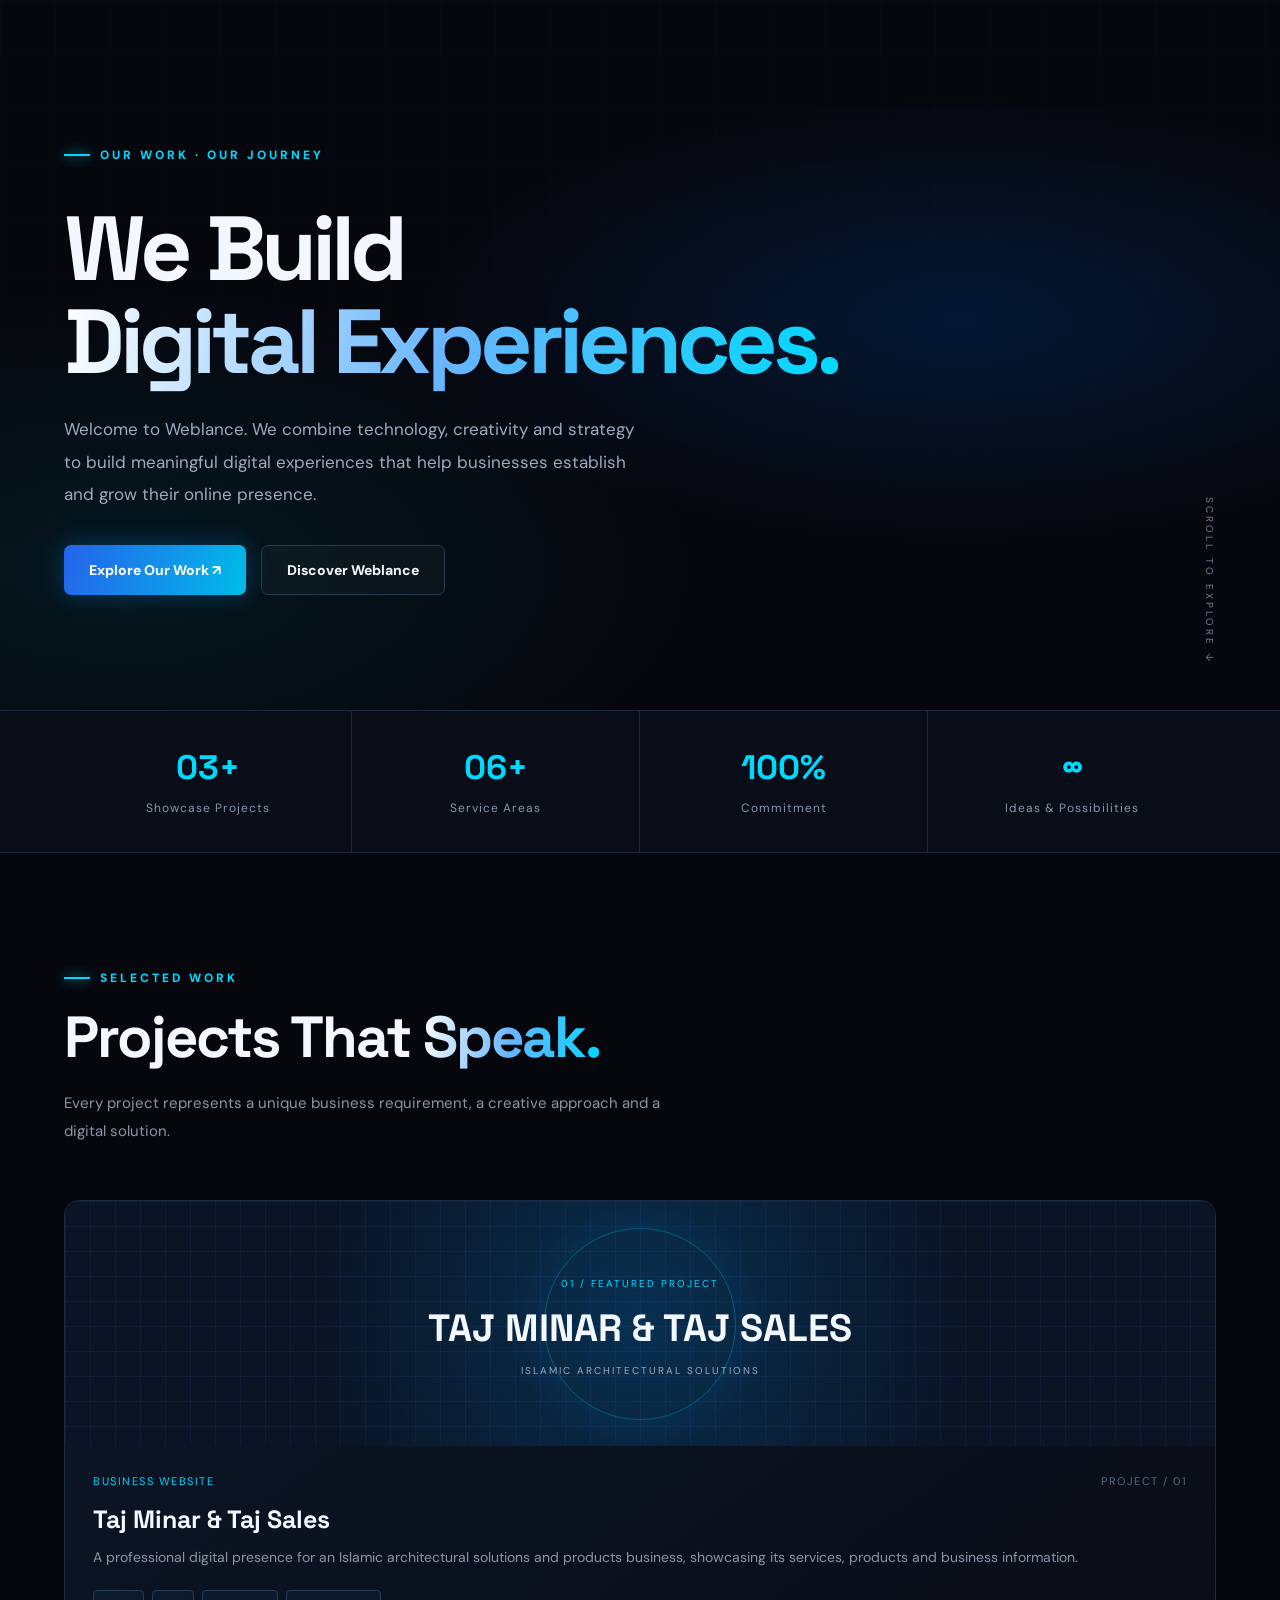
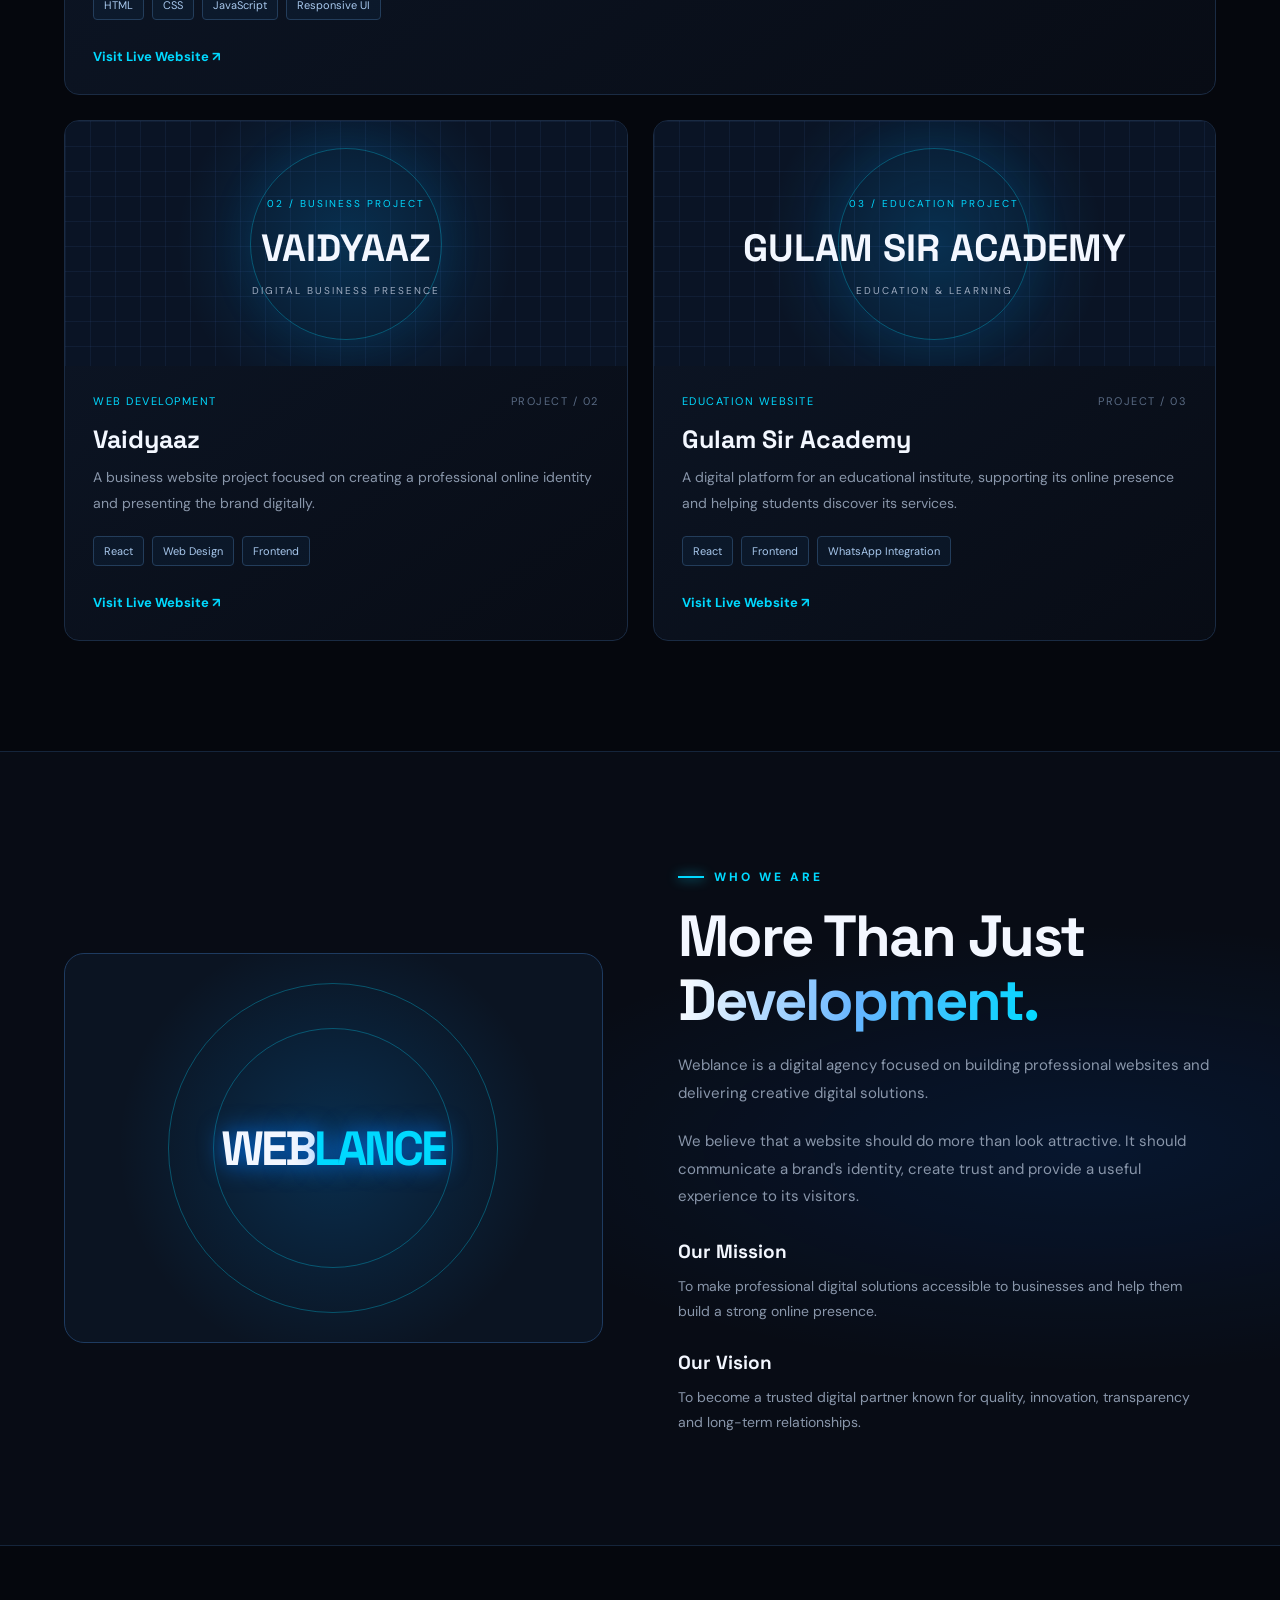
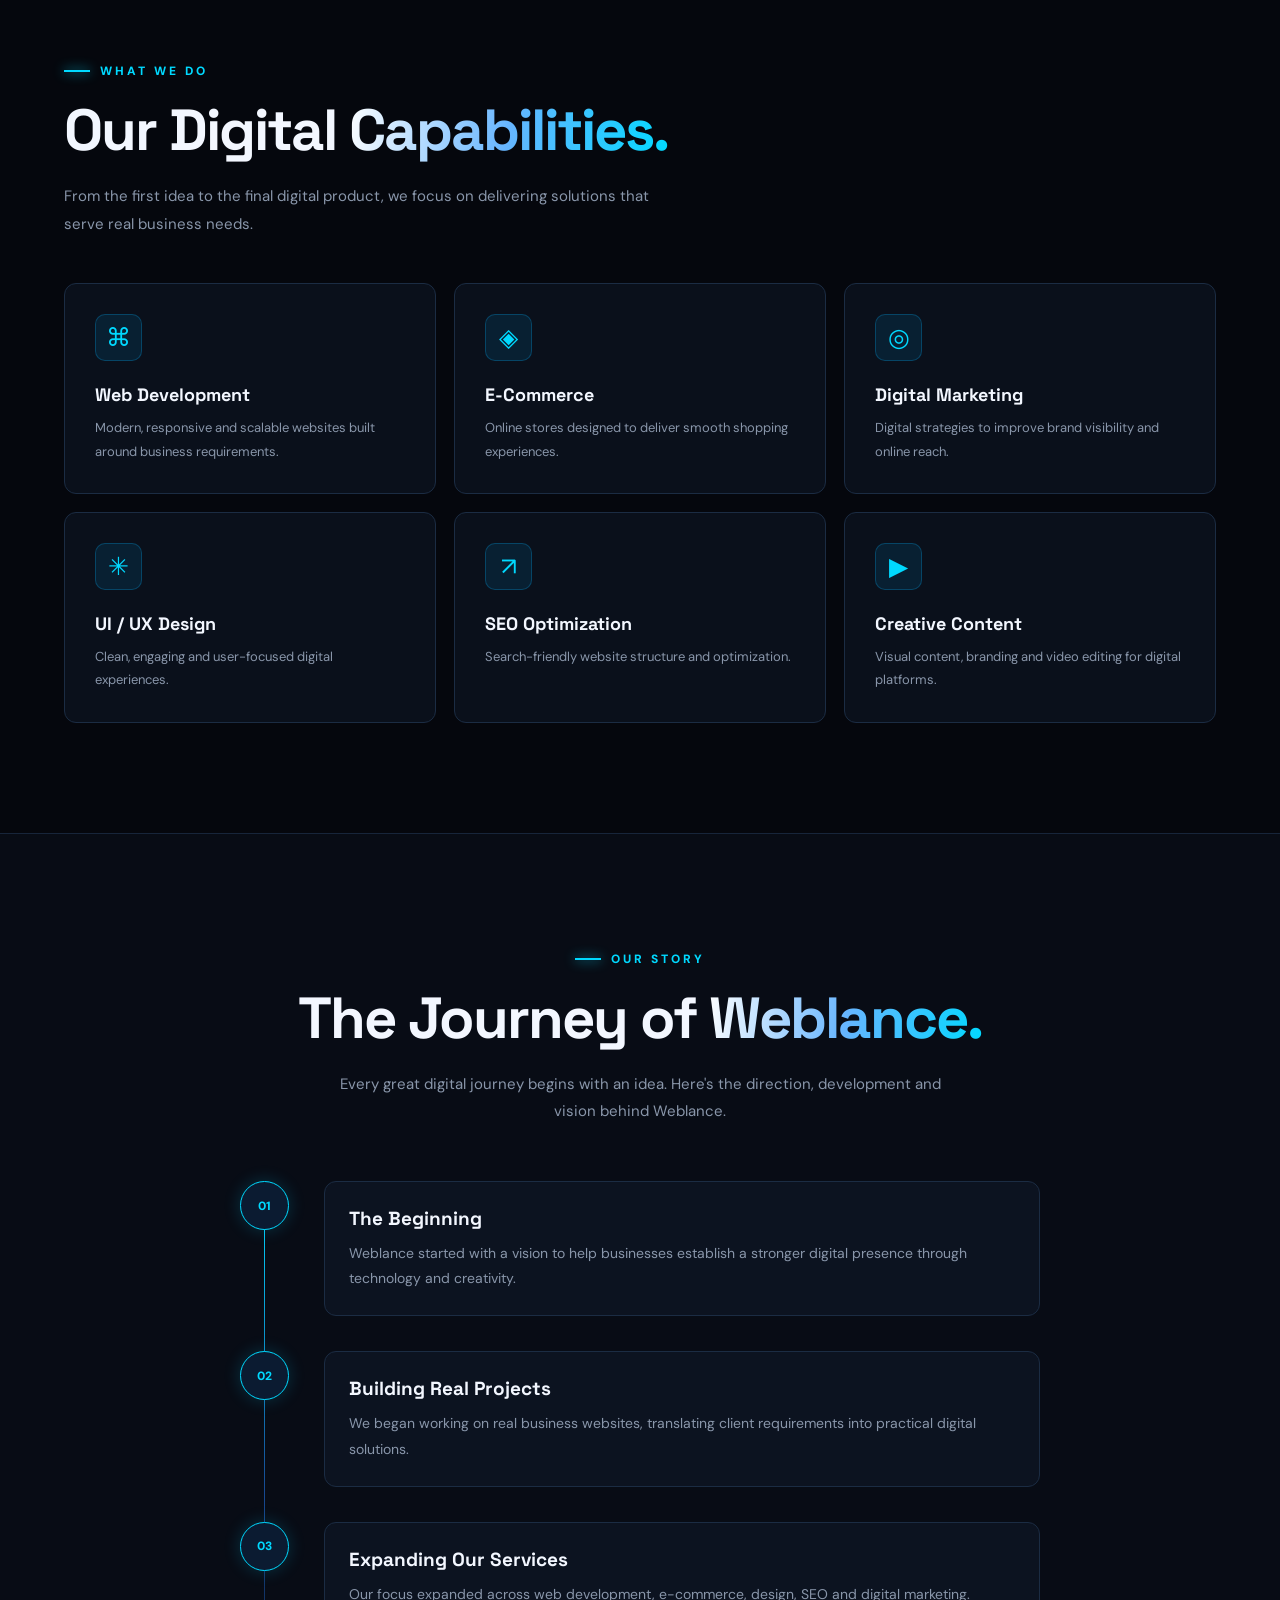
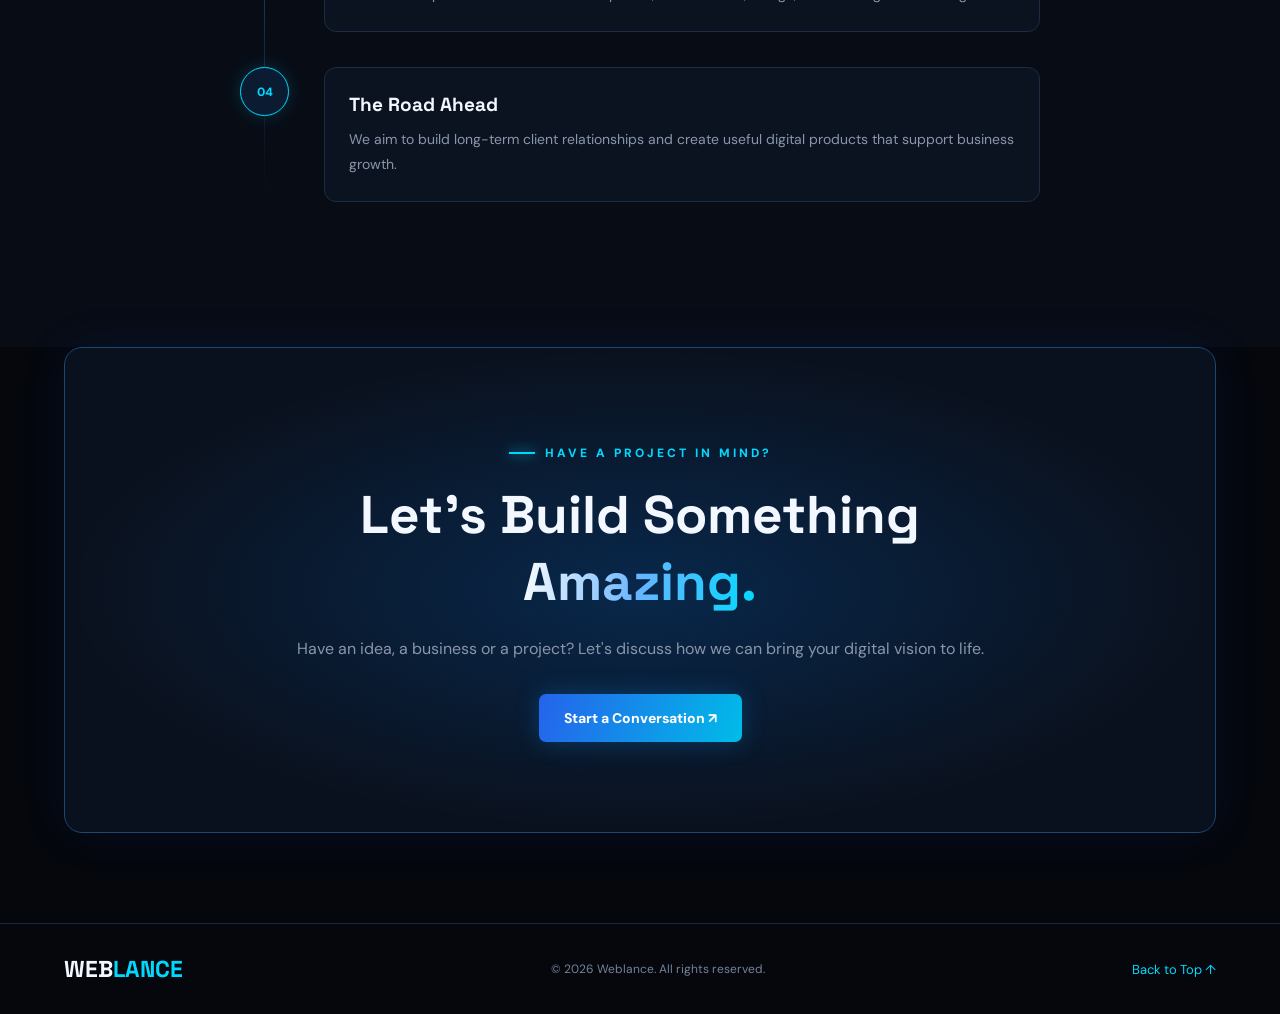
<file: portfolio.html>
<!DOCTYPE html>
<html lang="en">
<head>
  <meta charset="UTF-8">
  <meta name="viewport" content="width=device-width, initial-scale=1.0">
  <meta name="description" content="Explore Weblance projects, company journey, services and digital solutions.">
  <title>Our Portfolio | Weblance</title>

  <link rel="preconnect" href="https://fonts.googleapis.com">
  <link rel="preconnect" href="https://fonts.gstatic.com" crossorigin>
  <link href="https://fonts.googleapis.com/css2?family=DM+Sans:wght@400;500;600;700;800&family=Space+Grotesk:wght@400;500;600;700&display=swap" rel="stylesheet">

  <link rel="stylesheet" href="portfolio.css">
</head>
<body>

  <main class="wl-portfolio">

    <!-- HERO -->
    <section class="hero">
      <div class="container hero-content">
        <span class="section-label">OUR WORK · OUR JOURNEY</span>

        <h1>
          We Build<br>
          <span class="gradient-text">Digital Experiences.</span>
        </h1>

        <p class="hero-description">
          Welcome to Weblance. We combine technology, creativity and
          strategy to build meaningful digital experiences that help
          businesses establish and grow their online presence.
        </p>

        <div class="hero-buttons">
          <a href="#projects" class="btn btn-primary">
            Explore Our Work ↗
          </a>
          <a href="#about" class="btn btn-outline">
            Discover Weblance
          </a>
        </div>
      </div>

      <div class="scroll-indicator">SCROLL TO EXPLORE ↓</div>
    </section>

    <!-- STATS -->
    <section class="stats-section">
      <div class="container stats-grid">
        <div class="stat">
          <strong>03+</strong>
          <span>Showcase Projects</span>
        </div>
        <div class="stat">
          <strong>06+</strong>
          <span>Service Areas</span>
        </div>
        <div class="stat">
          <strong>100%</strong>
          <span>Commitment</span>
        </div>
        <div class="stat">
          <strong>∞</strong>
          <span>Ideas & Possibilities</span>
        </div>
      </div>
    </section>

    <!-- PROJECTS -->
    <section class="section" id="projects">
      <div class="container">

        <span class="section-label">SELECTED WORK</span>

        <h2 class="section-heading">
          Projects That <span class="gradient-text">Speak.</span>
        </h2>

        <p class="section-description">
          Every project represents a unique business requirement,
          a creative approach and a digital solution.
        </p>

        <div class="projects-grid">

          <article class="project-card featured">
            <div class="project-visual visual-taj">
              <div class="visual-content">
                <span>01 / FEATURED PROJECT</span>
                <h3>TAJ MINAR & TAJ SALES</h3>
                <p>ISLAMIC ARCHITECTURAL SOLUTIONS</p>
              </div>
            </div>

            <div class="project-content">
              <div class="project-meta">
                <span>BUSINESS WEBSITE</span>
                <span>PROJECT / 01</span>
              </div>

              <h3>Taj Minar & Taj Sales</h3>

              <p>
                A professional digital presence for an Islamic
                architectural solutions and products business,
                showcasing its services, products and business information.
              </p>

              <div class="tags">
                <span>HTML</span>
                <span>CSS</span>
                <span>JavaScript</span>
                <span>Responsive UI</span>
              </div>

              <a href="https://tajminar.co.in/index.html"
                 target="_blank" rel="noopener noreferrer"
                 class="project-link">
                Visit Live Website ↗
              </a>
            </div>
          </article>

          <article class="project-card">
            <div class="project-visual visual-vaidyaaz">
              <div class="visual-content">
                <span>02 / BUSINESS PROJECT</span>
                <h3>VAIDYAAZ</h3>
                <p>DIGITAL BUSINESS PRESENCE</p>
              </div>
            </div>

            <div class="project-content">
              <div class="project-meta">
                <span>WEB DEVELOPMENT</span>
                <span>PROJECT / 02</span>
              </div>

              <h3>Vaidyaaz</h3>

              <p>
                A business website project focused on creating a
                professional online identity and presenting the
                brand digitally.
              </p>

              <div class="tags">
                <span>React</span>
                <span>Web Design</span>
                <span>Frontend</span>
              </div>

              <a href="https://vaidyaaz.com"
                 target="_blank" rel="noopener noreferrer"
                 class="project-link">
                Visit Live Website ↗
              </a>
            </div>
          </article>

          <article class="project-card">
            <div class="project-visual visual-academy">
              <div class="visual-content">
                <span>03 / EDUCATION PROJECT</span>
                <h3>GULAM SIR ACADEMY</h3>
                <p>EDUCATION & LEARNING</p>
              </div>
            </div>

            <div class="project-content">
              <div class="project-meta">
                <span>EDUCATION WEBSITE</span>
                <span>PROJECT / 03</span>
              </div>

              <h3>Gulam Sir Academy</h3>

              <p>
                A digital platform for an educational institute,
                supporting its online presence and helping students
                discover its services.
              </p>

              <div class="tags">
                <span>React</span>
                <span>Frontend</span>
                <span>WhatsApp Integration</span>
              </div>

              <a href="https://gulamsiracademy.com"
                 target="_blank" rel="noopener noreferrer"
                 class="project-link">
                Visit Live Website ↗
              </a>
            </div>
          </article>

        </div>
      </div>
    </section>

    <!-- ABOUT -->
    <section class="section about-section" id="about">
      <div class="container about-grid">

        <div class="about-visual">
          <div class="orbit orbit-one"></div>
          <div class="orbit orbit-two"></div>
          <div class="about-logo">
            WEB<span>LANCE</span>
          </div>
        </div>

        <div class="about-content">
          <span class="section-label">WHO WE ARE</span>

          <h2 class="section-heading">
            More Than Just
            <span class="gradient-text">Development.</span>
          </h2>

          <p class="section-description">
            Weblance is a digital agency focused on building
            professional websites and delivering creative digital solutions.
          </p>

          <p class="section-description">
            We believe that a website should do more than look attractive.
            It should communicate a brand's identity, create trust and
            provide a useful experience to its visitors.
          </p>

          <div class="about-info">
            <h3>Our Mission</h3>
            <p>
              To make professional digital solutions accessible to
              businesses and help them build a strong online presence.
            </p>

            <h3>Our Vision</h3>
            <p>
              To become a trusted digital partner known for quality,
              innovation, transparency and long-term relationships.
            </p>
          </div>
        </div>

      </div>
    </section>

    <!-- SERVICES -->
    <section class="section" id="services">
      <div class="container">

        <span class="section-label">WHAT WE DO</span>

        <h2 class="section-heading">
          Our Digital <span class="gradient-text">Capabilities.</span>
        </h2>

        <p class="section-description">
          From the first idea to the final digital product,
          we focus on delivering solutions that serve real business needs.
        </p>

        <div class="services-grid">

          <div class="service-card">
            <div class="service-icon">⌘</div>
            <h3>Web Development</h3>
            <p>Modern, responsive and scalable websites built around business requirements.</p>
          </div>

          <div class="service-card">
            <div class="service-icon">◈</div>
            <h3>E-Commerce</h3>
            <p>Online stores designed to deliver smooth shopping experiences.</p>
          </div>

          <div class="service-card">
            <div class="service-icon">◎</div>
            <h3>Digital Marketing</h3>
            <p>Digital strategies to improve brand visibility and online reach.</p>
          </div>

          <div class="service-card">
            <div class="service-icon">✳</div>
            <h3>UI / UX Design</h3>
            <p>Clean, engaging and user-focused digital experiences.</p>
          </div>

          <div class="service-card">
            <div class="service-icon">↗</div>
            <h3>SEO Optimization</h3>
            <p>Search-friendly website structure and optimization.</p>
          </div>

          <div class="service-card">
            <div class="service-icon">▶</div>
            <h3>Creative Content</h3>
            <p>Visual content, branding and video editing for digital platforms.</p>
          </div>

        </div>
      </div>
    </section>

    <!-- COMPANY HISTORY -->
    <section class="section history-section" id="history">
      <div class="container">

        <div class="center-heading">
          <span class="section-label">OUR STORY</span>

          <h2 class="section-heading">
            The Journey of <span class="gradient-text">Weblance.</span>
          </h2>

          <p class="section-description">
            Every great digital journey begins with an idea.
            Here's the direction, development and vision behind Weblance.
          </p>
        </div>

        <div class="timeline">

          <div class="timeline-item">
            <div class="timeline-dot">01</div>
            <div class="timeline-content">
              <h3>The Beginning</h3>
              <p>
                Weblance started with a vision to help businesses
                establish a stronger digital presence through
                technology and creativity.
              </p>
            </div>
          </div>

          <div class="timeline-item">
            <div class="timeline-dot">02</div>
            <div class="timeline-content">
              <h3>Building Real Projects</h3>
              <p>
                We began working on real business websites,
                translating client requirements into practical
                digital solutions.
              </p>
            </div>
          </div>

          <div class="timeline-item">
            <div class="timeline-dot">03</div>
            <div class="timeline-content">
              <h3>Expanding Our Services</h3>
              <p>
                Our focus expanded across web development,
                e-commerce, design, SEO and digital marketing.
              </p>
            </div>
          </div>

          <div class="timeline-item">
            <div class="timeline-dot">04</div>
            <div class="timeline-content">
              <h3>The Road Ahead</h3>
              <p>
                We aim to build long-term client relationships
                and create useful digital products that support
                business growth.
              </p>
            </div>
          </div>

        </div>
      </div>
    </section>

    <!-- CTA -->
    <section class="container cta-section">
      <span class="section-label">HAVE A PROJECT IN MIND?</span>

      <h2>
        Let's Build Something
        <span class="gradient-text">Amazing.</span>
      </h2>

      <p>
        Have an idea, a business or a project?
        Let's discuss how we can bring your digital vision to life.
      </p>

      <a href="https://wa.me/917369875573?text=Hello%20Weblance%2C%20I%20want%20to%20discuss%20a%20project."
         target="_blank" rel="noopener noreferrer"
         class="btn btn-primary">
        Start a Conversation ↗
      </a>
    </section>

    <!-- FOOTER -->
    <footer class="footer">
      <div class="container footer-content">
        <a href="#" class="footer-logo">WEB<span>LANCE</span></a>

        <p>
          © <span id="currentYear"></span> Weblance. All rights reserved.
        </p>

        <a href="#" class="back-top">Back to Top ↑</a>
      </div>
    </footer>

  </main>

  <script src="portfolio.js"></script>
</body>
</html>
</file>
<file: portfolio.css>
:root {
  --bg: #05070d;
  --surface: #0b101b;
  --blue: #3478ff;
  --cyan: #00d9ff;
  --text: #f3f7ff;
  --muted: #8996aa;
}

* {
  margin: 0;
  padding: 0;
  box-sizing: border-box;
}

html {
  scroll-behavior: smooth;
  scroll-padding-top: 30px;
}

body {
  background: var(--bg);
  color: var(--text);
  font-family: "DM Sans", sans-serif;
}

a {
  color: inherit;
  text-decoration: none;
}

.wl-portfolio {
  overflow: hidden;
}

.container {
  width: min(1160px, 90%);
  margin: auto;
}

.section {
  padding: 110px 0;
}

.section-label {
  display: inline-flex;
  align-items: center;
  gap: 10px;
  color: var(--cyan);
  font-size: 12px;
  letter-spacing: 3px;
  font-weight: 800;
  margin-bottom: 20px;
}

.section-label::before {
  content: "";
  width: 26px;
  height: 2px;
  background: var(--cyan);
  box-shadow: 0 0 12px var(--cyan);
}

.gradient-text {
  background: linear-gradient(100deg, #fff, #66b5ff, #00d9ff);
  -webkit-background-clip: text;
  background-clip: text;
  color: transparent;
}

.section-heading {
  font: 700 clamp(34px, 5vw, 58px) "Space Grotesk", sans-serif;
  line-height: 1.1;
  letter-spacing: -2px;
  margin-bottom: 20px;
}

.section-description {
  color: var(--muted);
  line-height: 1.85;
  max-width: 620px;
  font-size: 15px;
  margin-bottom: 20px;
}

/* HERO */

.hero {
  min-height: 710px;
  display: flex;
  align-items: center;
  position: relative;
  background:
    radial-gradient(ellipse at 75% 45%, rgba(0,111,255,.16), transparent 40%),
    radial-gradient(ellipse at 10% 80%, rgba(0,217,255,.08), transparent 35%),
    #05070d;
}

.hero::before {
  content: "";
  position: absolute;
  inset: 0;
  opacity: .16;
  background-image:
    linear-gradient(rgba(80,140,255,.15) 1px, transparent 1px),
    linear-gradient(90deg, rgba(80,140,255,.15) 1px, transparent 1px);
  background-size: 55px 55px;
  mask-image: linear-gradient(to bottom, black, transparent);
}

.hero-content {
  position: relative;
  padding: 110px 0 85px;
}

.hero h1 {
  font: 700 clamp(48px, 8vw, 91px) "Space Grotesk", sans-serif;
  line-height: 1.02;
  letter-spacing: -5px;
  margin: 20px 0 25px;
}

.hero-description {
  max-width: 590px;
  color: #9eabc0;
  font-size: 17px;
  line-height: 1.9;
}

.hero-buttons {
  display: flex;
  flex-wrap: wrap;
  gap: 15px;
  margin-top: 35px;
}

.btn {
  display: inline-flex;
  justify-content: center;
  align-items: center;
  padding: 15px 25px;
  border-radius: 7px;
  font-size: 14px;
  font-weight: 800;
  transition: .3s ease;
}

.btn-primary {
  background: linear-gradient(110deg, #2563eb, #00bce8);
  box-shadow: 0 0 25px rgba(0,150,255,.28);
  color: white;
}

.btn-primary:hover {
  transform: translateY(-4px);
  box-shadow: 0 0 35px rgba(0,190,255,.6);
}

.btn-outline {
  border: 1px solid #263a57;
  background: rgba(255,255,255,.025);
}

.btn-outline:hover {
  border-color: var(--cyan);
  color: var(--cyan);
  box-shadow: 0 0 20px rgba(0,217,255,.12);
}

.scroll-indicator {
  position: absolute;
  right: 5%;
  bottom: 45px;
  color: #708099;
  font-size: 10px;
  letter-spacing: 3px;
  writing-mode: vertical-rl;
}

/* STATS */

.stats-section {
  border-top: 1px solid #1a2940;
  border-bottom: 1px solid #1a2940;
  background: #080d17;
}

.stats-grid {
  display: grid;
  grid-template-columns: repeat(4, 1fr);
}

.stat {
  text-align: center;
  padding: 35px 12px;
  border-right: 1px solid #1a2940;
}

.stat:last-child {
  border: 0;
}

.stat strong {
  display: block;
  font: 700 34px "Space Grotesk", sans-serif;
  color: var(--cyan);
  margin-bottom: 7px;
}

.stat span {
  font-size: 12px;
  color: var(--muted);
  letter-spacing: 1px;
}

/* PROJECTS */

.projects-grid {
  display: grid;
  grid-template-columns: repeat(2, 1fr);
  gap: 25px;
  margin-top: 55px;
}

.project-card {
  background: linear-gradient(145deg, #0d1728, #080c15);
  border: 1px solid #1a2b43;
  border-radius: 15px;
  overflow: hidden;
  transition: .4s ease;
}

.project-card:hover {
  transform: translateY(-9px);
  border-color: #00bfff;
  box-shadow: 0 15px 45px rgba(0,110,255,.13),
              0 0 22px rgba(0,217,255,.12);
}

.project-card.featured {
  grid-column: span 2;
}

.project-visual {
  height: 245px;
  display: flex;
  align-items: center;
  justify-content: center;
  text-align: center;
  position: relative;
  overflow: hidden;
  background:
    radial-gradient(circle at 50% 50%, rgba(0,160,255,.2), transparent 55%),
    #0a1425;
}

.project-visual::before {
  content: "";
  position: absolute;
  inset: 0;
  background-image:
    linear-gradient(rgba(100,150,255,.07) 1px, transparent 1px),
    linear-gradient(90deg, rgba(100,150,255,.07) 1px, transparent 1px);
  background-size: 25px 25px;
}

.project-visual::after {
  content: "";
  position: absolute;
  width: 190px;
  height: 190px;
  border: 1px solid rgba(0,217,255,.3);
  border-radius: 50%;
  box-shadow: 0 0 45px rgba(0,160,255,.12);
  transition: .5s;
}

.project-card:hover .project-visual::after {
  transform: scale(1.3);
  border-color: var(--cyan);
  box-shadow: 0 0 60px rgba(0,217,255,.35);
}

.visual-content {
  z-index: 1;
  padding: 20px;
  transition: .4s;
}

.project-card:hover .visual-content {
  transform: scale(1.06);
  text-shadow: 0 0 25px rgba(0,180,255,.6);
}

.visual-content span {
  color: var(--cyan);
  font-size: 10px;
  letter-spacing: 2px;
}

.visual-content h3 {
  font: 700 clamp(22px, 4vw, 38px) "Space Grotesk", sans-serif;
  margin: 12px 0;
}

.visual-content p {
  color: #9eabc0;
  font-size: 10px;
  letter-spacing: 2px;
}

.project-content {
  padding: 28px;
}

.project-meta {
  display: flex;
  justify-content: space-between;
  flex-wrap: wrap;
  gap: 12px;
  color: var(--cyan);
  font-size: 11px;
  letter-spacing: 1.5px;
}

.project-meta span:last-child {
  color: #596a83;
}

.project-content h3 {
  font: 700 25px "Space Grotesk", sans-serif;
  margin: 15px 0 10px;
}

.project-content > p {
  color: var(--muted);
  font-size: 14px;
  line-height: 1.8;
}

.tags {
  display: flex;
  flex-wrap: wrap;
  gap: 8px;
  margin: 20px 0 25px;
}

.tags span {
  font-size: 11px;
  color: #a8c8ed;
  border: 1px solid #233d5b;
  border-radius: 4px;
  padding: 7px 10px;
  background: rgba(32,100,180,.08);
}

.project-link {
  color: var(--cyan);
  font-size: 13px;
  font-weight: 700;
  transition: .3s;
}

.project-link:hover {
  text-shadow: 0 0 12px var(--cyan);
}

/* ABOUT */

.about-section {
  background:
    radial-gradient(ellipse at 85% 50%, rgba(0,105,255,.11), transparent 40%),
    #080c15;
  border-top: 1px solid #15253b;
  border-bottom: 1px solid #15253b;
}

.about-grid {
  display: grid;
  grid-template-columns: 1fr 1fr;
  gap: 75px;
  align-items: center;
}

.about-visual {
  min-height: 390px;
  display: flex;
  align-items: center;
  justify-content: center;
  border: 1px solid #1e3b60;
  border-radius: 20px;
  background:
    radial-gradient(circle, rgba(0,150,255,.2), transparent 65%),
    #0b1422;
  position: relative;
  overflow: hidden;
}

.orbit {
  position: absolute;
  border: 1px solid rgba(0,217,255,.3);
  border-radius: 50%;
  animation: pulse 4s infinite ease-in-out;
}

.orbit-one {
  width: 240px;
  height: 240px;
}

.orbit-two {
  width: 330px;
  height: 330px;
  animation-delay: 1s;
}

.about-logo {
  z-index: 1;
  font: 800 48px "Space Grotesk", sans-serif;
  letter-spacing: -3px;
  text-shadow: 0 0 25px #007bff;
}

.about-logo span,
.footer-logo span {
  color: var(--cyan);
}

@keyframes pulse {
  0%, 100% {
    transform: scale(.95);
    opacity: .4;
  }
  50% {
    transform: scale(1.08);
    opacity: 1;
  }
}

.about-info {
  margin-top: 28px;
}

.about-info h3 {
  font: 700 19px "Space Grotesk", sans-serif;
  margin: 25px 0 10px;
}

.about-info p {
  color: var(--muted);
  font-size: 14px;
  line-height: 1.8;
}

/* SERVICES */

.services-grid {
  display: grid;
  grid-template-columns: repeat(3, 1fr);
  gap: 18px;
  margin-top: 45px;
}

.service-card {
  background: #0a101b;
  border: 1px solid #1b2c43;
  padding: 30px;
  border-radius: 12px;
  transition: .35s;
}

.service-card:hover {
  background: #0d192a;
  border-color: var(--cyan);
  transform: translateY(-6px);
  box-shadow: 0 0 25px rgba(0,190,255,.1);
}

.service-icon {
  width: 47px;
  height: 47px;
  display: grid;
  place-items: center;
  border-radius: 10px;
  color: var(--cyan);
  font-size: 25px;
  background: rgba(0,180,255,.1);
  border: 1px solid rgba(0,180,255,.25);
}

.service-card h3 {
  font: 700 18px "Space Grotesk", sans-serif;
  margin: 22px 0 10px;
}

.service-card p {
  color: var(--muted);
  font-size: 13px;
  line-height: 1.8;
}

/* HISTORY */

.history-section {
  background: #080c15;
  border-top: 1px solid #17253a;
}

.center-heading {
  text-align: center;
}

.center-heading .section-description {
  margin: auto;
}

.timeline {
  max-width: 800px;
  margin: 55px auto 0;
  position: relative;
}

.timeline::before {
  content: "";
  position: absolute;
  left: 24px;
  top: 10px;
  bottom: 10px;
  width: 1px;
  background: linear-gradient(var(--cyan), #174a92, transparent);
}

.timeline-item {
  display: flex;
  gap: 35px;
  position: relative;
  margin-bottom: 35px;
}

.timeline-dot {
  flex: 0 0 49px;
  height: 49px;
  display: grid;
  place-items: center;
  background: #0b1b31;
  border: 1px solid var(--cyan);
  border-radius: 50%;
  color: var(--cyan);
  z-index: 1;
  box-shadow: 0 0 17px rgba(0,200,255,.2);
  font-weight: 800;
  font-size: 12px;
}

.timeline-content {
  flex: 1;
  background: #0c1320;
  border: 1px solid #1b2c43;
  border-radius: 12px;
  padding: 24px;
  transition: .3s;
}

.timeline-content:hover {
  border-color: var(--cyan);
  transform: translateX(6px);
}

.timeline-content h3 {
  font: 700 19px "Space Grotesk", sans-serif;
  margin-bottom: 10px;
}

.timeline-content p {
  color: var(--muted);
  font-size: 14px;
  line-height: 1.8;
}

/* CTA */

.cta-section {
  text-align: center;
  padding: 90px 25px;
  border: 1px solid #1c4772;
  border-radius: 18px;
  background:
    radial-gradient(ellipse at center, rgba(0,130,255,.2), transparent 70%),
    #0a111e;
  margin-bottom: 90px;
  box-shadow: 0 0 50px rgba(0,100,255,.08);
}

.cta-section h2 {
  font: 700 clamp(32px, 5vw, 53px) "Space Grotesk", sans-serif;
  max-width: 750px;
  margin: 0 auto 20px;
}

.cta-section p {
  color: var(--muted);
  margin: 0 auto 30px;
  line-height: 1.8;
}

/* FOOTER */

.footer {
  border-top: 1px solid #1a2940;
  padding: 30px 0;
  background: #05070d;
}

.footer-content {
  display: flex;
  justify-content: space-between;
  align-items: center;
  gap: 20px;
  flex-wrap: wrap;
}

.footer-logo {
  font: 800 23px "Space Grotesk", sans-serif;
}

.footer-content p {
  color: #758399;
  font-size: 12px;
}

.back-top {
  color: var(--cyan);
  font-size: 13px;
}

/* RESPONSIVE */

@media(max-width: 800px) {
  .section {
    padding: 80px 0;
  }

  .hero {
    min-height: 630px;
  }

  .hero h1 {
    letter-spacing: -3px;
  }

  .about-grid {
    grid-template-columns: 1fr;
    gap: 35px;
  }

  .services-grid {
    grid-template-columns: repeat(2, 1fr);
  }

  .projects-grid {
    grid-template-columns: 1fr;
  }

  .project-card.featured {
    grid-column: span 1;
  }

  .scroll-indicator {
    display: none;
  }
}

@media(max-width: 520px) {
  .container {
    width: 90%;
  }

  .hero-content {
    padding: 90px 0;
  }

  .hero h1 {
    font-size: 49px;
    letter-spacing: -2.5px;
  }

  .hero-description {
    font-size: 15px;
  }

  .stats-grid {
    grid-template-columns: repeat(2, 1fr);
  }

  .stat:nth-child(2) {
    border-right: 0;
  }

  .stat:nth-child(-n+2) {
    border-bottom: 1px solid #1a2940;
  }

  .services-grid {
    grid-template-columns: 1fr;
  }

  .project-visual {
    height: 200px;
  }

  .project-content {
    padding: 22px;
  }

  .about-visual {
    min-height: 290px;
  }

  .about-logo {
    font-size: 38px;
  }

  .timeline-item {
    gap: 16px;
  }

  .timeline-dot {
    flex-basis: 42px;
    height: 42px;
  }

  .timeline::before {
    left: 20px;
  }

  .timeline-content {
    padding: 19px;
  }

  .cta-section {
    padding: 65px 20px;
  }
}

@media(prefers-reduced-motion: reduce) {
  *,
  *::before,
  *::after {
    animation-duration: .01ms !important;
    transition-duration: .01ms !important;
    scroll-behavior: auto !important;
  }
}


/* SCROLL REVEAL */

.reveal {
  opacity: 0;
  transform: translateY(30px);
  transition: opacity .7s ease, transform .7s ease;
}

.reveal.visible {
  opacity: 1;
  transform: translateY(0);
}

/* MOUSE FOLLOW ELECTRIC GLOW */

.project-card,
.service-card {
  position: relative;
  isolation: isolate;
}

.project-card::before,
.service-card::before {
  content: "";
  position: absolute;
  inset: 0;
  border-radius: inherit;
  background: radial-gradient(
    350px circle at var(--mouse-x, 50%) var(--mouse-y, 50%),
    rgba(0, 217, 255, .13),
    transparent 65%
  );
  opacity: 0;
  transition: opacity .3s;
  pointer-events: none;
  z-index: -1;
}

.project-card:hover::before,
.service-card:hover::before {
  opacity: 1;
}
</file>
